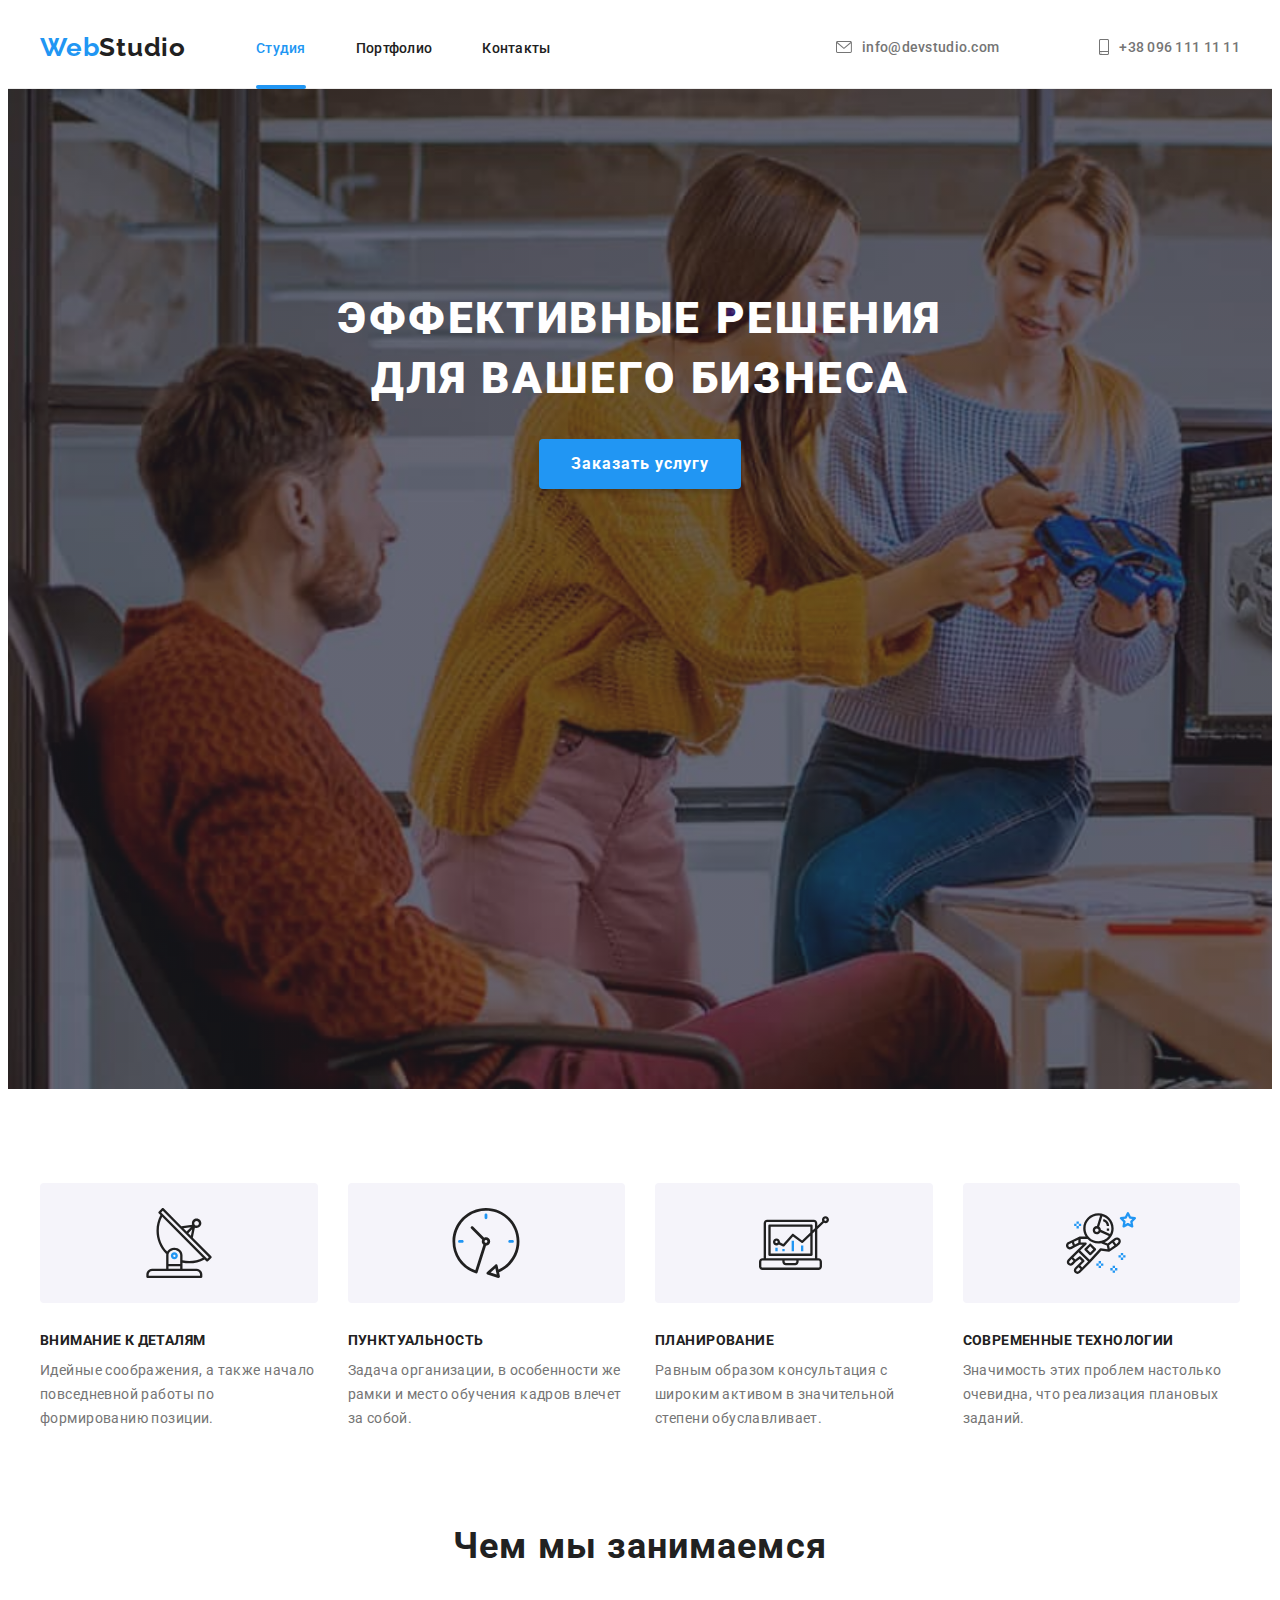
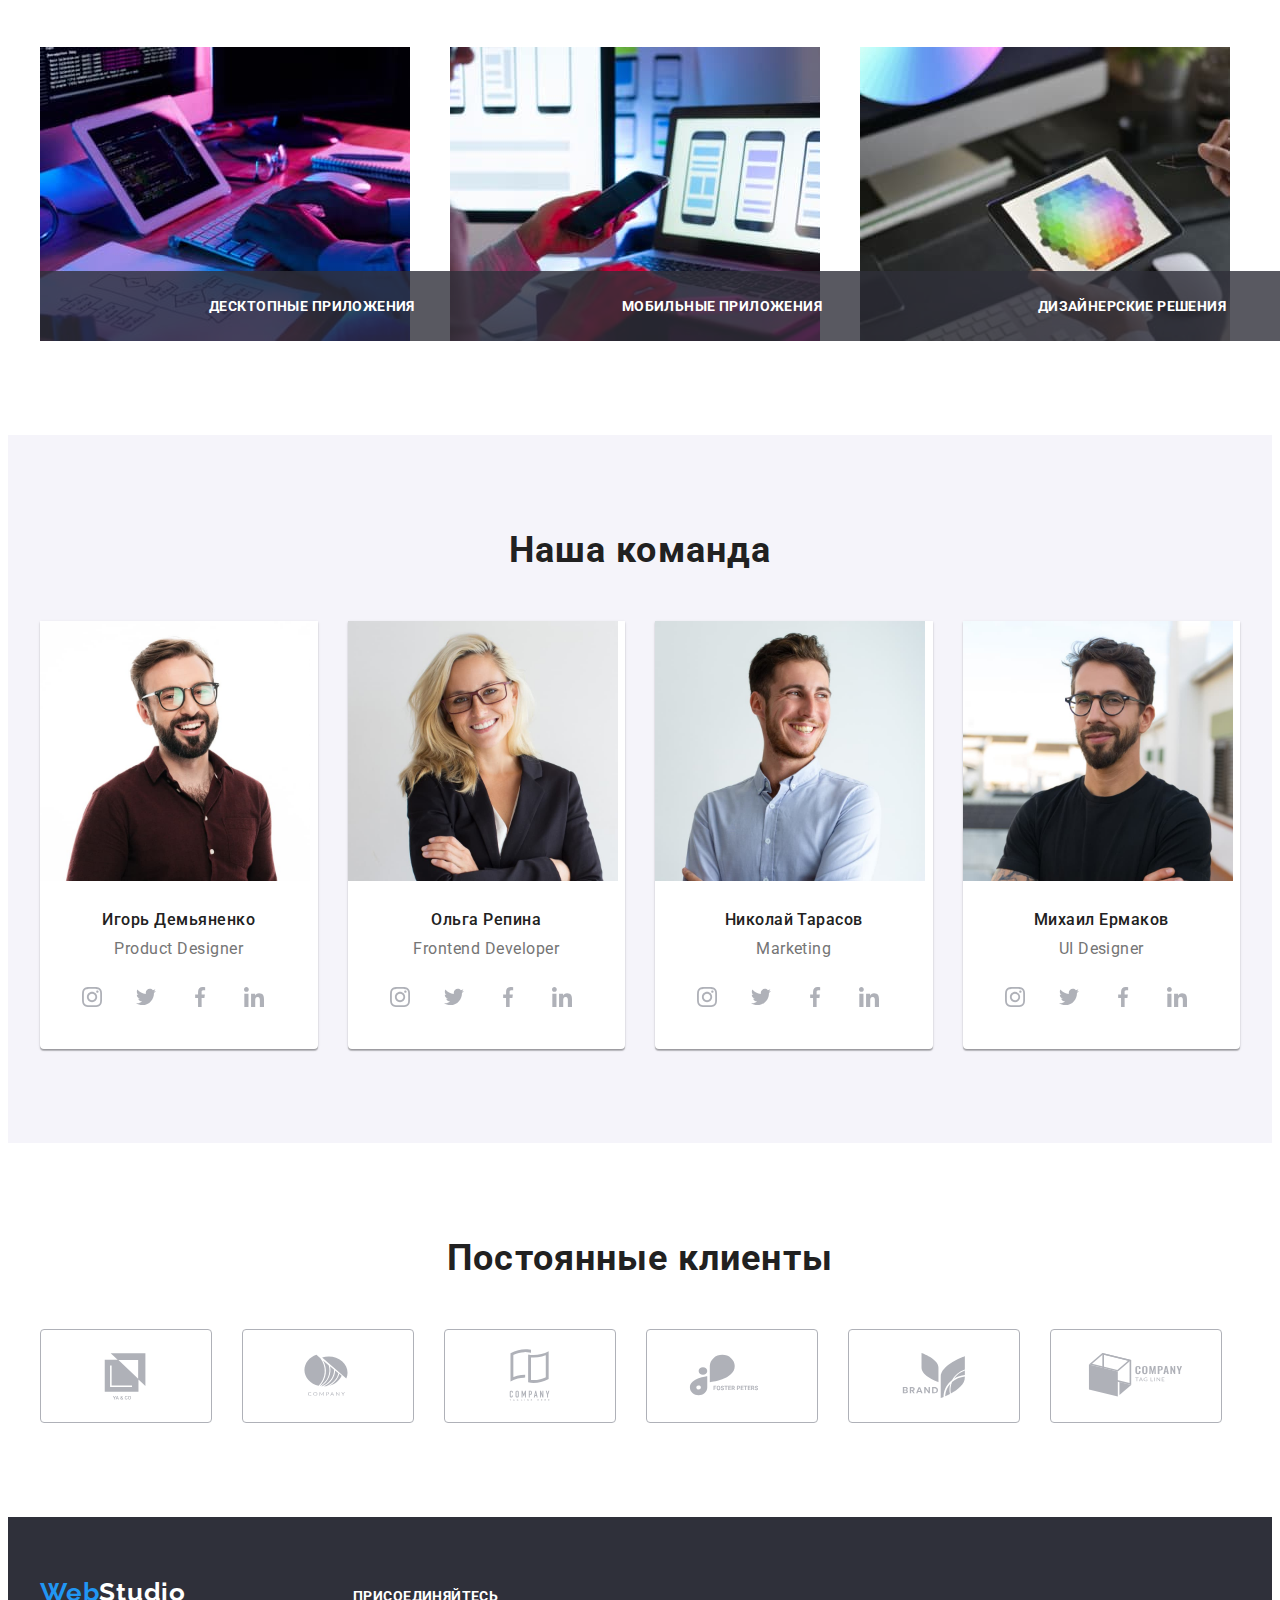
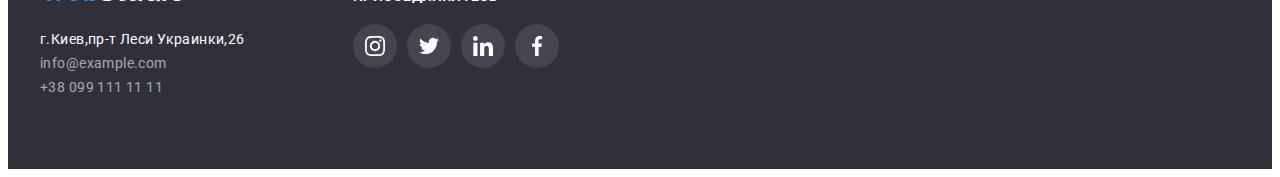
<file: index.html>
<!DOCTYPE html>
<html lang="en">
<head>
    <meta charset="UTF-8">
    <meta http-equiv="X-UA-Compatible" content="IE=edge">
    <meta name="viewport" content="width=device-width, initial-scale=1.0">
    <title>Document</title>
    <link
    rel="stylesheet"
    href="https://cdnjs.cloudflare.com/ajax/libs/animate.css/4.1.1/animate.min.css"
  />
    <link rel="stylesheet" href="https://cdnjs.cloudflare.com/ajax/libs/modern-normalize/1.0.0/modern-normalize.min.css" integrity="sha512-ISS7cAi1PEhQ8jnbJpJZMd29NlhNj4AWYyLOSp2CE/CsHxTCu+r+t0D2yoJudVrd0/8fTVPUVDzY5Tvli75u/g==" crossorigin="anonymous" referrerpolicy="no-referrer" />
    <link rel="preconnect" href="https://fonts.gstatic.com">
    <link href="https://fonts.googleapis.com/css2?family=Raleway:wght@700&family=Roboto:wght@400;500;700;900&display=swap" rel="stylesheet">
    <link rel="stylesheet" href="./css/styles.css">
</head>
<body>
    <!-----------------------HEADER------------------------->
    <header class="header">
        <div class="container header-container">
            <nav class="nav">
                <a class="logo-link link" href="index.html" lang="en"><span class="logo-item">Web</span>Studio</a>
                <ul class="nav-list list">
                    <li class="nav-item"><a class="nav-link item link" href="index.html" lang="ru">Студия</a></li>
                    <li class="nav-item"><a class="nav-link current link" href="./portfolio.html" lang="ru">Портфолио</a></li>
                    <li class="nav-item"><a class="nav-link link" href="#" lang="ru">Контакты</a></li>
                </ul>
            </nav>
                <ul class="contact-list list">
                    <li class="contact-item">
                        <a class="contact-link link" href="mailto:info@devstudio.com">
                            <svg class="contact-link-envelope">
                                <use href="./images/sprite.svg#icon-envelope"></use>
                            </svg>
                            info@devstudio.com
                        </a>
                    </li>
                    <li class="contact-item">
                     <a class="contact-link link" href="tel:+380961111111">
                         <svg  class="contact-link-phone">
                        <use href="./images/sprite.svg#icon-smartphone"></use>
                        </svg>
                        +38 096 111 11 11</a>
                    </li>
                </ul>
        </div>
    </header>
    <main>
        <!----------------------------HERO------------------>
        <section class="hero overlay">
            <div class="container">
                <h1 class="hero-title">Эффективные решения </br> для вашего бизнеса</h1>
                <button class="hero-modal-btn" type="button" data-modal-open>Заказать услугу</button>
            </div>
        </section>

        <!--------------Description----------------------->
        <section class="desc">
            <h2 class="visually-hidden">Особенности</h2>
            <div class="container">
                <ul class="desc-list list">
                    <li class="desc-list-item">
                        <div class="desc-list-icon">
                        <svg width="70" height="70" class="desc-icon">
                        <use href="./images/sprite.svg#icon-antenna"></use>
                        </svg>
                        </div>
                        <h3 class="desc-list-title">Внимание к деталям</h3>
                        <p class="desc-list-suptitle">Идейные соображения, а также начало повседневной работы по формированию позиции.</p>
                    </li>
                    <li class="desc-list-item">
                        <div class="desc-list-icon">
                            <svg width="70" height="70" class="desc-icon">
                            <use href="./images/sprite.svg#icon-clock"></use>
                            </svg>
                            </div>
                        <h3 class="desc-list-title">Пунктуальность</h3>
                        <p class="desc-list-suptitle">Задача организации, в особенности же рамки и место обучения кадров влечет за собой.</p>
                    </li>   
                    <li class="desc-list-item">
                        <div class="desc-list-icon">
                            <svg width="70" height="70" class="desc-icon">
                            <use href="./images/sprite.svg#icon-diagram"></use>
                            </svg>
                            </div>
                        <h3 class="desc-list-title">Планирование</h3>
                        <p class="desc-list-suptitle">Равным образом консультация с широким активом в значительной степени обуславливает.</p>
                    </li>
                    <li class="desc-list-item">
                        <div class="desc-list-icon">
                            <svg width="70" height="70" class="desc-icon">
                            <use href="./images/sprite.svg#icon-astronaut"></use>
                            </svg>
                            </div>
                        <h3 class="desc-list-title">Современные технологии</h3>
                        <p class="desc-list-suptitle">Значимость этих проблем настолько очевидна, что реализация плановых заданий.</p>
                    </li>
                </ul>
            </div>
        </section>
        <!------------------Gallery----------------------------->
        <section class="picture">
            <div class="picture-desc container">
                <h2 class="picture-title"lang="ru">Чем мы занимаемся</h2>
                <ul class="picture-list-gallery flex list">
                    <li class="picture-list-item">
                        <img class="picture-img-list-img" src="./images/занятия/box1.jpg" alt="набор текста на компьютере" width="370" height="294">
                    <p class="picture-title-p">Десктопные приложения</p>
                    </li>
                    <li class="picture-list-item">
                        <img class="picture-img-list-img" src="./images/занятия/box2.jpg" alt="робота за ноутбуком" width="370" height="294">                  
                    <p class="picture-title-p">Мобильные приложения</p>
                    </li>
                    <li class="picture-list-item">
                        <img class="picture-img-list-img" src="./images/занятия/box3.jpg" alt="робота на планшете" width="370" height="294">
                   <p class="picture-title-p">Дизайнерские решения</p>
                    </li>
                </ul>
            </div>
        </section>
        <!-------------------Teams---------------------------->
        <section class="team">
            <div class="container">
                <h2 class="team-title">Наша команда</h2>
                <ul class="team-img-list list">
                    <li class="team-img-list-item">
                     <img class="team-img-list-img" src="./images/team/демьяненко.jpg " alt="Продуктолог" width="270" height="260">
                        <div class="team-img-list-content">
                            <h3 class="team-title-list-name">Игорь Демьяненко</h3>
                            <p class="team-title-list-desc">Product Designer</p>
                            <ul class="social-list list">
                            <li class="social-list-item">
                                <a href=""class="social-list-link link">
                                <svg class="social-list-icon">
                                <use href="./images/sprite.svg#icon-instagram"></use>
                                </svg>
                                </a>
                            </li>
                            <li class="social-list-item">
                                <a href=""class="social-list-link link">
                                <svg class="social-list-icon">
                                <use href="./images/sprite.svg#icon-twitter"></use>
                                </svg>
                                </a>
                            </li>
                            <li class="social-list-item">
                                <a href=""class="social-list-link link">
                                <svg class="social-list-icon">
                                <use href="./images/sprite.svg#icon-facebook"></use>
                                </svg>
                                </a>
                            </li>
                            <li class="social-list-item">
                                <a href=""class="social-list-link link">
                                <svg class="social-list-icon">
                                <use href="./images/sprite.svg#icon-linkedin"></use>
                                </svg>
                                </a>
                            </li>
                            </ul>
                        </div>
                    </li>
                    <li class="team-img-list-item"> 
                        <img  class="team-img-list-img"src="./images/team/репина.jpg" alt="Разработчик" width="270" height="260">
                        <div class="team-img-list-content">
                            <h3 class="team-title-list-name">Ольга Репина</h3>
                            <p class="team-title-list-desc">Frontend Developer</p>
                            <ul class="social-list list">
                                <li class="social-list-item">
                                    <a href=""class="social-list-link link">
                                    <svg class="social-list-icon">
                                    <use href="./images/sprite.svg#icon-instagram"></use>
                                    </svg>
                                    </a>
                                </li>
                                <li class="social-list-item">
                                    <a href=""class="social-list-link link">
                                    <svg class="social-list-icon">
                                    <use href="./images/sprite.svg#icon-twitter"></use>
                                    </svg>
                                    </a>
                                </li>
                                <li class="social-list-item">
                                    <a href=""class="social-list-link link">
                                    <svg class="social-list-icon">
                                    <use href="./images/sprite.svg#icon-facebook"></use>
                                    </svg>
                                    </a>
                                </li>
                                <li class="social-list-item">
                                    <a href=""class="social-list-link link">
                                    <svg class="social-list-icon">
                                    <use href="./images/sprite.svg#icon-linkedin"></use>
                                    </svg>
                                    </a>
                                </li>
                                </ul>
                        </div>
                    </li>
                    <li class="team-img-list-item">
                        <img src="./images/team/тарасов.jpg" alt="Маркетинг" width="270" height="260">
                        <div class="team-img-list-content">
                            <h3 class="team-title-list-name">Николай Тарасов</h3>
                            <p class="team-title-list-desc">Marketing</p>
                            <ul class="social-list list">
                                <li class="social-list-item">
                                    <a href=""class="social-list-link link">
                                    <svg class="social-list-icon">
                                    <use href="./images/sprite.svg#icon-instagram"></use>
                                    </svg>
                                    </a>
                                </li>
                                <li class="social-list-item">
                                    <a href=""class="social-list-link link">
                                    <svg class="social-list-icon">
                                    <use href="./images/sprite.svg#icon-twitter"></use>
                                    </svg>
                                    </a>
                                </li>
                                <li class="social-list-item">
                                    <a href=""class="social-list-link link">
                                    <svg class="social-list-icon">
                                    <use href="./images/sprite.svg#icon-facebook"></use>
                                    </svg>
                                    </a>
                                </li>
                                <li class="social-list-item">
                                    <a href=""class="social-list-link link">
                                    <svg class="social-list-icon">
                                    <use href="./images/sprite.svg#icon-linkedin"></use>
                                    </svg>
                                    </a>
                                </li>
                                </ul>
                        </div>
                    </li>
                    <li class="team-img-list-item">
                        <img src="./images/team/ермаков.jpg" alt="Проэктировщик" width="270" height="260">
                        <div class="team-img-list-content">
                            <h3 class="team-title-list-name">Михаил Ермаков</h3>
                            <p class="team-title-list-desc">UI Designer</p>
                            <ul class="social-list list">
                                <li class="social-list-item">
                                    <a href=""class="social-list-link link">
                                    <svg class="social-list-icon">
                                    <use href="./images/sprite.svg#icon-instagram"></use>
                                    </svg>
                                    </a>
                                </li>
                                <li class="social-list-item">
                                    <a href=""class="social-list-link link">
                                    <svg class="social-list-icon">
                                    <use href="./images/sprite.svg#icon-twitter"></use>
                                    </svg>
                                    </a>
                                </li>
                                <li class="social-list-item">
                                    <a href=""class="social-list-link link">
                                    <svg class="social-list-icon">
                                    <use href="./images/sprite.svg#icon-facebook"></use>
                                    </svg>
                                    </a>
                                </li>
                                <li class="social-list-item">
                                    <a href=""class="social-list-link link">
                                    <svg class="social-list-icon">
                                    <use href="./images/sprite.svg#icon-linkedin"></use>
                                    </svg>
                                    </a>
                                </li>
                                </ul>
                        </div>
                    </li>
                </ul>
            </div>
        </section>
    

    <!-----------------Постоянные клиенты---------------->
    <section class="client-section section">
    <div class="client container">
    <h2 class="client-title">Постоянные клиенты</h2>
    <ul class="client-list list">
        <li class="client-item list">
            <a href class="client-logo">
            <svg class="client-logo-item">
            <use href="./images/sprite.svg#icon-logo-yako"></use>
            </svg>
            </a>
        </li>
        <li class="client-item list">
            <a href class="client-logo">
            <svg class="client-logo-item">
            <use href="./images/sprite.svg#icon-logo-book"></use>
            </svg>
            </a>
        </li>
        <li class="client-item list">
            <a href class="client-logo">
            <svg class="client-logo-item">
            <use href="./images/sprite.svg#icon-logo-company"></use>
            </svg>
            </a>
        </li>
        <li class="client-item list">
            <a href class="client-logo">
            <svg class="client-logo-item">
            <use href="./images/sprite.svg#icon-logo-foster"></use>
            </svg>
            </a>
        </li>
        <li class="client-item list">
            <a href class="client-logo">
            <svg class="client-logo-item">
            <use href="./images/sprite.svg#icon-logo-brend"></use>
            </svg>
            </a>
        </li>
        <li class="client-item list">
            <a href class="client-logo">
            <svg class="client-logo-item">
            <use href="./images/sprite.svg#icon-logo-tagline"></use>
            </svg>
            </a>
        </li>
    </ul>
    </div>
    </section>
    </main>
    <!-------------------Footer---------------------------->
    <footer class="footer">
        <div class="container flex">
            <div class="footer-address">
            <a class="logo-link logo-link-footer link" href="index.html" lang="en"><span class="logo-item">Web</span><span class="logo-item-link">Studio</span></a>
                <address class="address">
                    <ul class="address-list list">
                        <li class="address-item"><a class="address-link link" href="https://goo.gl/maps/ciwLgG6RqP7wu5hy9" target="_blank" rel="noopener noreferrer">г.Киев,пр-т Леси Украинки,26</a>
                        <li class="address-item"><a class="address-contact-link link" href="mailto:info@example.com">info@example.com</a></li>
                        <li class="address-item"><a class="address-contact-link link" href="tel:+380991111111">+38 099 111 11 11</a></li>
                    </ul>
                </address>
            </div>
            <div class="footer-list">
                <h3 class="footer-title">присоединяйтесь</h3>
                <ul class="footer-social-list flex list">
                    <li class="footer-social-item">
                        <a href class="footer-social-icon link">
                            <svg class="footer-social-item-icon">
                                <use href="./images/sprite.svg#icon-instagram"></use>
                            </svg>
                        </a>
                    </li>
                    <li class="footer-social-item">
                        <a href class="footer-social-icon link">
                            <svg class="footer-social-item-icon">
                                <use href="./images/sprite.svg#icon-twitter"></use>
                            </svg>
                        </a>
                    </li>
                    <li class="footer-social-item">
                        <a href class="footer-social-icon link">
                            <svg class="footer-social-item-icon">
                                <use href="./images/sprite.svg#icon-linkedin"></use>
                            </svg>
                        </a>
                    </li>
                    <li class="footer-social-item">
                        <a href class="footer-social-icon link">
                            <svg class="footer-social-item-icon">
                                <use href="./images/sprite.svg#icon-facebook"></use>
                            </svg>
                        </a>
                    </li>

                </ul>
            </div>
        </div>
    </footer>
    <div class="backdrop is-hidden" data-modal>
        <div class="modal">
        <button class="modal-btn" data-modal-close type="button">
            <svg class="modal-icon">
                <use href="./images/close-icon.svg#icon-close-button">
                </use>
            </svg>
        </button>
        </div>
    </div>
    <script src="./js/modal.js"></script>
</body>
</html>
</file>
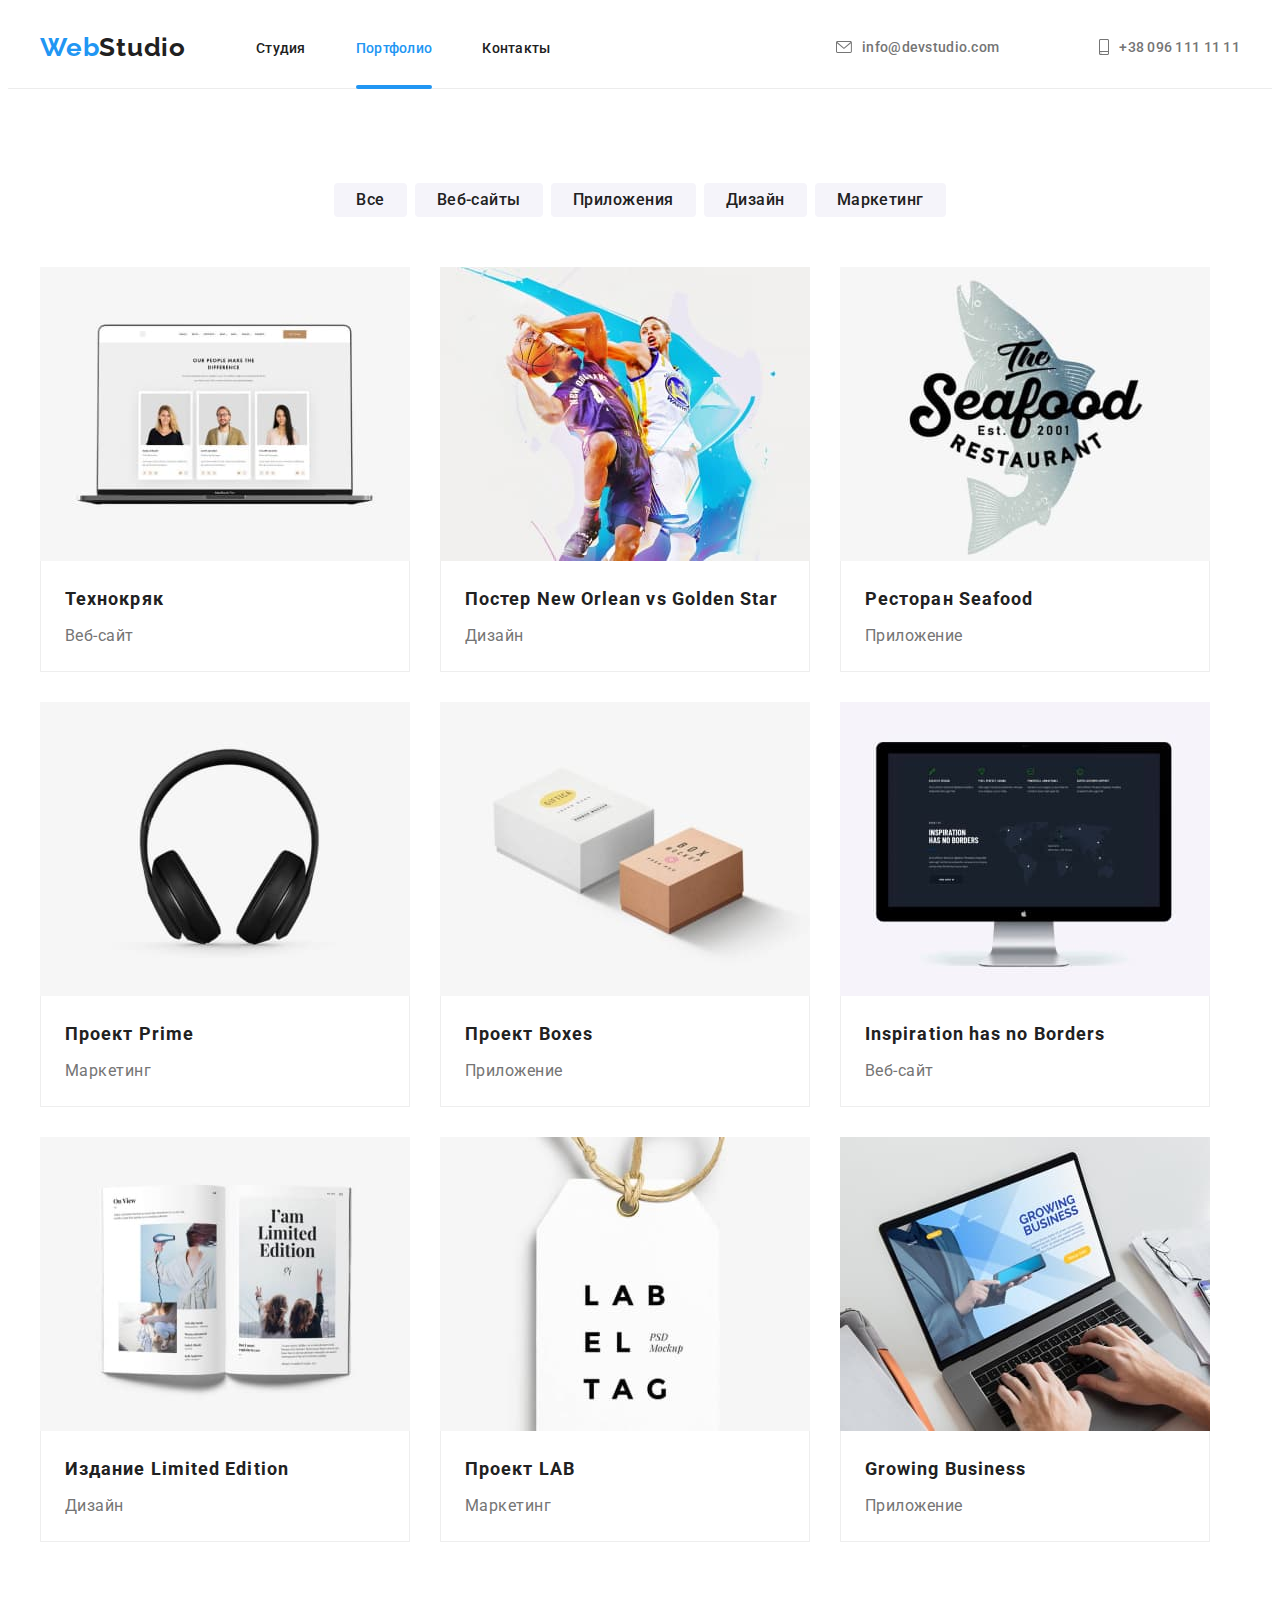
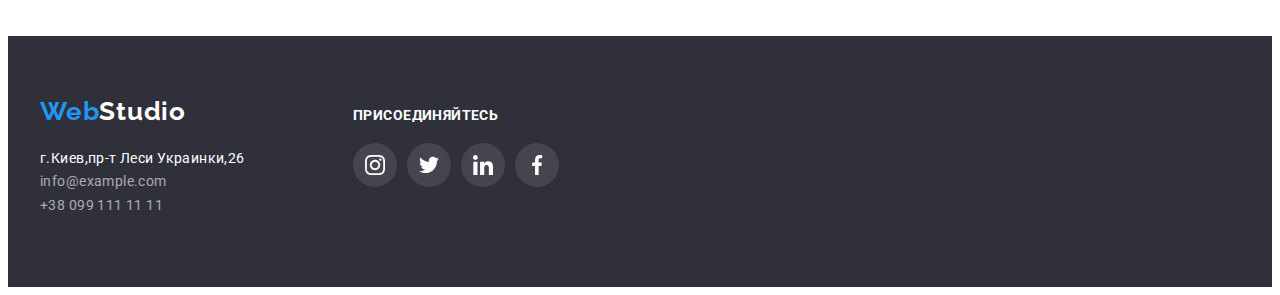
<file: portfolio.html>
<!DOCTYPE html>
<html lang="en">
<head>
    <meta charset="UTF-8">
    <meta http-equiv="X-UA-Compatible" content="IE=edge">
    <meta name="viewport" content="width=device-width, initial-scale=1.0">
    <title>Portfolio</title>
    <link rel="stylesheet" href="https://cdnjs.cloudflare.com/ajax/libs/modern-normalize/1.0.0/modern-normalize.min.css" integrity="sha512-ISS7cAi1PEhQ8jnbJpJZMd29NlhNj4AWYyLOSp2CE/CsHxTCu+r+t0D2yoJudVrd0/8fTVPUVDzY5Tvli75u/g==" crossorigin="anonymous" referrerpolicy="no-referrer" />
    <link rel="preconnect" href="https://fonts.gstatic.com">
    <link href="https://fonts.googleapis.com/css2?family=Raleway:wght@700&family=Roboto:wght@400;500;700;900&display=swap" rel="stylesheet">
    <link rel="stylesheet" href="./css/styles.css">
</head>
<!--------------------Header-------------------------->
<body>
    <header class="header">
      <div class="container header-container">
        <nav class="nav">
            <a class="logo-link link" href="./index.html" lang="en"><span class="logo-item">Web</span>Studio</a>
            <ul class="nav-list list">
                <li class="nav-item"><a class="nav-link link" href="./index.html" lang="ru">Студия</a></li>
                <li class="nav-item"><a class="nav-link current-item link" href="./portfolio.html" lang="ru">Портфолио</a></li>
                <li class="nav-item"><a class="nav-link link" href="#" lang="ru">Контакты</a></li>
            </ul>
        </nav>
            <ul class="contact-list list">
                <li class="contact-item"><a class="contact-link link" href="mailto:info@devstudio.com">
                <svg class="contact-link-envelope">
                                <use href="./images/sprite.svg#icon-envelope"></use>
                            </svg>
                info@devstudio.com</a>
                </li>
                <li class="contact-item"><a class="contact-link link" href="tel:+380961111111">
                 <svg  class="contact-link-phone">
                        <use href="./images/sprite.svg#icon-smartphone"></use>
                </svg>
                +38 096 111 11 11</a></li>
            </ul>
      </div>
    </header>
    <!-------------------Main section--------------------->
    <main>
        <section class="main">
          <div class="container">
            <h1 class="hidden-title">Портфолио</h1>
            <h2 class="hidden-title">Фильтры</h2>
            <ul class="main-buttons flex list">
                <li class="main-button"><button class="button" type="button">Все</button></li>
                <li class="main-button"><button class="button" type="button">Веб-сайты</button></li>
                <li class="main-button"><button class="button" type="button">Приложения</button></li>
                <li class="main-button"><button class="button" type="button">Дизайн</button></li>
                <li class="main-button"><button class="button" type="button">Маркетинг</button></li>
            </ul>
     <!----------------------Portfolio-------------------------->       
            <h1 class="visually-hidden">Наши работы</h1>
                <ul class="portfolio-section flex list">
                   <li class="picture-item">
                      <a class="picture-list link" href="portfolio.html">
                       <div class="picture-list-wrapper">
                        <img src="./images/портфолио/img.jpg" alt="ноутбук с изображением" width="370" height="294">
                        <p class="overlay-portfolio">Технокряк это современная площадка распространения коронавируса. Компании используют эту платформу для цифрового шпионажа и атак на защищённые сервера конкурентов.Технокряк это современная площадка распространения коронавируса. Компании используют эту платформу для цифрового шпионажа и атак на защищённые сервера конкурентов.Технокряк это современная площадка распространения коронавируса. Компании используют эту платформу для цифрового шпионажа и атак на защищённые сервера конкурентов.Технокряк это современная площадка распространения коронавируса. Компании используют эту платформу для цифрового шпионажа и атак на защищённые сервера конкурентов.Технокряк это современная площадка распространения коронавируса. Компании используют эту платформу для цифрового шпионажа и атак на защищённые сервера конкурентов.Технокряк это современная площадка распространения коронавируса. Компании используют эту платформу для цифрового шпионажа и атак на защищённые сервера конкурентов.
                            Технокряк это современная площадка распространения коронавируса. Компании используют эту платформу для цифрового шпионажа и атак на защищённые сервера конкурентов.
                        </p>
                    </div>
                       <div class="picture-content">
                          <h2 class="desc-item-title">Технокряк</h2>
                          <p class="desc-item-suptitle">Веб-сайт</p>
                        </div>
                     </a>
                    </li>
                    <li class="picture-item list">
                      <a class="picture-list link" href="portfolio.html">
                        <div class="picture-list-wrapper">
                        <img src="./images/портфолио/img-1.jpg" alt="играют в баскетбол" width="370" height="294">
                        <p class="overlay-portfolio">Технокряк это современная площадка распространения коронавируса. Компании используют эту платформу для цифрового шпионажа и атак на защищённые сервера конкурентов.Технокряк это современная площадка распространения коронавируса. Компании используют эту платформу для цифрового шпионажа и атак на защищённые сервера конкурентов.Технокряк это современная площадка распространения коронавируса. Компании используют эту платформу для цифрового шпионажа и атак на защищённые сервера конкурентов.Технокряк это современная площадка распространения коронавируса. Компании используют эту платформу для цифрового шпионажа и атак на защищённые сервера конкурентов.Технокряк это современная площадка распространения коронавируса. Компании используют эту платформу для цифрового шпионажа и атак на защищённые сервера конкурентов.Технокряк это современная площадка распространения коронавируса. Компании используют эту платформу для цифрового шпионажа и атак на защищённые сервера конкурентов.
                        </p>
                    </div>
                        <div class="picture-content">
                          <h2 class="desc-item-title">Постер New Orlean vs Golden Star</h2>
                          <p class="desc-item-suptitle">Дизайн</p>
                        </div> 
                      </a>
                    </li>
                  <li class="picture-item list">
                    <a class="picture-list link" href="portfolio.html">
                        <div class="picture-list-wrapper">
                        <img src="./images/портфолио/img-2.jpg" alt="рыба на логотипе"  width="370" height="294">
                        <p class="overlay-portfolio">Технокряк это современная площадка распространения коронавируса. Компании используют эту платформу для цифрового шпионажа и атак на защищённые сервера конкурентов.Технокряк это современная площадка распространения коронавируса. Компании используют эту платформу для цифрового шпионажа и атак на защищённые сервера конкурентов.Технокряк это современная площадка распространения коронавируса. Компании используют эту платформу для цифрового шпионажа и атак на защищённые сервера конкурентов.Технокряк это современная площадка распространения коронавируса. Компании используют эту платформу для цифрового шпионажа и атак на защищённые сервера конкурентов.Технокряк это современная площадка распространения коронавируса. Компании используют эту платформу для цифрового шпионажа и атак на защищённые сервера конкурентов.Технокряк это современная площадка распространения коронавируса. Компании используют эту платформу для цифрового шпионажа и атак на защищённые сервера конкурентов.
                        </p>
                        </div>
                        <div class="picture-content">
                        <h2 class="desc-item-title">Ресторан Seafood</h2>
                        <p class="desc-item-suptitle">Приложение</p>
                      </div>
                    </a>
                  </li>
                 <li class="picture-item list"> 
                    <a class="picture-list link" href="portfolio.html">
                        <div class="picture-list-wrapper">
                        <img src="./images/портфолио/img-3.jpg" alt="наушники"width="370" height="294">
                        <p class="overlay-portfolio">Технокряк это современная площадка распространения коронавируса. Компании используют эту платформу для цифрового шпионажа и атак на защищённые сервера конкурентов.Технокряк это современная площадка распространения коронавируса. Компании используют эту платформу для цифрового шпионажа и атак на защищённые сервера конкурентов.Технокряк это современная площадка распространения коронавируса. Компании используют эту платформу для цифрового шпионажа и атак на защищённые сервера конкурентов.Технокряк это современная площадка распространения коронавируса. Компании используют эту платформу для цифрового шпионажа и атак на защищённые сервера конкурентов.Технокряк это современная площадка распространения коронавируса. Компании используют эту платформу для цифрового шпионажа и атак на защищённые сервера конкурентов.Технокряк это современная площадка распространения коронавируса. Компании используют эту платформу для цифрового шпионажа и атак на защищённые сервера конкурентов.
                        </p>
                        </div>
                        <div class="picture-content">
                        <h2 class="desc-item-title">Проект Prime</h2>
                        <p class="desc-item-suptitle">Маркетинг</p>
                      </div>
                    </a>
                 </li>
                  <li class="picture-item list">
                    <a class="picture-list link" href="portfolio.html">
                        <div class="picture-list-wrapper">
                        <img src="./images/портфолио/img-4.jpg" alt="две коробочки"width="370" height="294">
                        <p class="overlay-portfolio">Технокряк это современная площадка распространения коронавируса. Компании используют эту платформу для цифрового шпионажа и атак на защищённые сервера конкурентов.Технокряк это современная площадка распространения коронавируса. Компании используют эту платформу для цифрового шпионажа и атак на защищённые сервера конкурентов.Технокряк это современная площадка распространения коронавируса. Компании используют эту платформу для цифрового шпионажа и атак на защищённые сервера конкурентов.Технокряк это современная площадка распространения коронавируса. Компании используют эту платформу для цифрового шпионажа и атак на защищённые сервера конкурентов.Технокряк это современная площадка распространения коронавируса. Компании используют эту платформу для цифрового шпионажа и атак на защищённые сервера конкурентов.Технокряк это современная площадка распространения коронавируса. Компании используют эту платформу для цифрового шпионажа и атак на защищённые сервера конкурентов.
                        </p>
                        </div>
                        <div class="picture-content">
                        <h2 class="desc-item-title">Проект Boxes</h2>
                        <p class="desc-item-suptitle">Приложение</p>
                      </div>
                      </a>
                 </li>
                  <li class="picture-item list">
                    <a class="picture-list link" href="portfolio.html">
                        <div class="picture-list-wrapper">
                        <img src="./images/портфолио/img-5.jpg" alt="компьютер с изображением"width="370" height="294">
                        <p class="overlay-portfolio">Технокряк это современная площадка распространения коронавируса. Компании используют эту платформу для цифрового шпионажа и атак на защищённые сервера конкурентов.Технокряк это современная площадка распространения коронавируса. Компании используют эту платформу для цифрового шпионажа и атак на защищённые сервера конкурентов.Технокряк это современная площадка распространения коронавируса. Компании используют эту платформу для цифрового шпионажа и атак на защищённые сервера конкурентов.Технокряк это современная площадка распространения коронавируса. Компании используют эту платформу для цифрового шпионажа и атак на защищённые сервера конкурентов.Технокряк это современная площадка распространения коронавируса. Компании используют эту платформу для цифрового шпионажа и атак на защищённые сервера конкурентов.Технокряк это современная площадка распространения коронавируса. Компании используют эту платформу для цифрового шпионажа и атак на защищённые сервера конкурентов.
                        </p>
                        </div>
                        <div class="picture-content">
                        <h2 class="desc-item-title">Inspiration has no Borders</h2>
                        <p class="desc-item-suptitle">Веб-сайт</p>
                      </div>
                    </a>
                 </li>
                 <li class="picture-item list">
                    <a class="picture-list link" href="portfolio.html">
                        <div class="picture-list-wrapper">
                        <img src="./images/портфолио/img-6.jpg" alt="страница журнала с картинками"width="370" height="294">
                        <p class="overlay-portfolio">Технокряк это современная площадка распространения коронавируса. Компании используют эту платформу для цифрового шпионажа и атак на защищённые сервера конкурентов.Технокряк это современная площадка распространения коронавируса. Компании используют эту платформу для цифрового шпионажа и атак на защищённые сервера конкурентов.Технокряк это современная площадка распространения коронавируса. Компании используют эту платформу для цифрового шпионажа и атак на защищённые сервера конкурентов.Технокряк это современная площадка распространения коронавируса. Компании используют эту платформу для цифрового шпионажа и атак на защищённые сервера конкурентов.Технокряк это современная площадка распространения коронавируса. Компании используют эту платформу для цифрового шпионажа и атак на защищённые сервера конкурентов.Технокряк это современная площадка распространения коронавируса. Компании используют эту платформу для цифрового шпионажа и атак на защищённые сервера конкурентов.
                        </p>
                        </div>
                        <div class="picture-content">
                        <h2 class="desc-item-title">Издание Limited Edition</h2>
                        <p class="desc-item-suptitle">Дизайн</p>
                      </div>
                    </a>
                 </li>
                  <li class="picture-item list">
                   <a class="picture-list link" href="portfolio.html">
                    <div class="picture-list-wrapper">
                    <img src="./images/портфолио/img-7.jpg" alt="бирка с надписью"width="370" height="294">
                    <p class="overlay-portfolio">Технокряк это современная площадка распространения коронавируса. Компании используют эту платформу для цифрового шпионажа и атак на защищённые сервера конкурентов.Технокряк это современная площадка распространения коронавируса. Компании используют эту платформу для цифрового шпионажа и атак на защищённые сервера конкурентов.Технокряк это современная площадка распространения коронавируса. Компании используют эту платформу для цифрового шпионажа и атак на защищённые сервера конкурентов.Технокряк это современная площадка распространения коронавируса. Компании используют эту платформу для цифрового шпионажа и атак на защищённые сервера конкурентов.Технокряк это современная площадка распространения коронавируса. Компании используют эту платформу для цифрового шпионажа и атак на защищённые сервера конкурентов.Технокряк это современная площадка распространения коронавируса. Компании используют эту платформу для цифрового шпионажа и атак на защищённые сервера конкурентов.
                    </p>
                    </div>
                    <div class="picture-content">
                        <h2 class="desc-item-title">Проект LAB</h2>
                        <p class="desc-item-suptitle">Маркетинг</p>
                      </div>
                    </a>
                 </li>
                  <li class="picture-item list">
                   <a class="picture-list link" href="portfolio.html">
                    <div class="picture-list-wrapper">
                    <img src="./images/портфолио/img-8.jpg" alt="робота за ноубуком"width="370" height="294">
                    <p class="overlay-portfolio">Технокряк это современная площадка распространения коронавируса. Компании используют эту платформу для цифрового шпионажа и атак на защищённые сервера конкурентов.Технокряк это современная площадка распространения коронавируса. Компании используют эту платформу для цифрового шпионажа и атак на защищённые сервера конкурентов.Технокряк это современная площадка распространения коронавируса. Компании используют эту платформу для цифрового шпионажа и атак на защищённые сервера конкурентов.Технокряк это современная площадка распространения коронавируса. Компании используют эту платформу для цифрового шпионажа и атак на защищённые сервера конкурентов.Технокряк это современная площадка распространения коронавируса. Компании используют эту платформу для цифрового шпионажа и атак на защищённые сервера конкурентов.Технокряк это современная площадка распространения коронавируса. Компании используют эту платформу для цифрового шпионажа и атак на защищённые сервера конкурентов.
                    </p>
                    </div>
                    <div class="picture-content">
                        <h2 class="desc-item-title">Growing Business</h2>
                        <p class="desc-item-suptitle">Приложение</p>
                      </div>
                    </a>
                 </li> 
               </ul>
            
          </div>
        </section>
    </main>
    <!-------------Footer-------------------------------->
    <footer class="footer">
      <div class="container flex">
        <div class="footer-address">
            <a class="logo-link logo-link-footer link" href="index.html" lang="en"><span class="logo-item">Web</span><span class="logo-item-link">Studio</span></a>
              <address class="address">
                  <ul class="address-list list">
                      <li class="address-item"><a class="address-link  link" href="https://goo.gl/maps/ciwLgG6RqP7wu5hy9" target="_blank" rel="noopener noreferrer"> г.Киев,пр-т Леси Украинки,26</a>
                      <li class="address-item"><a class="address-contact-link link" href="mailto:info@example.com">info@example.com</a></li>
                      <li class="address-item"><a class="address-contact-link link" href="tel:+380991111111">+38 099 111 11 11</a></li>
                  </ul>
              </address>
        </div>
         <div class="footer-list">
                <h3 class="footer-title">присоединяйтесь</h3>
                <ul class="footer-social-list flex list">
                    <li class="footer-social-item">
                        <a href class="footer-social-icon link">
                            <svg class="footer-social-item-icon">
                                <use href="./images/sprite.svg#icon-instagram"></use>
                            </svg>
                        </a>
                    </li>
                    <li class="footer-social-item">
                        <a href class="footer-social-icon link">
                            <svg class="footer-social-item-icon">
                                <use href="./images/sprite.svg#icon-twitter"></use>
                            </svg>
                        </a>
                    </li>
                    <li class="footer-social-item">
                        <a href class="footer-social-icon link">
                            <svg class="footer-social-item-icon">
                                <use href="./images/sprite.svg#icon-linkedin"></use>
                            </svg>
                        </a>
                    </li>
                    <li class="footer-social-item">
                        <a href class="footer-social-icon link">
                            <svg class="footer-social-item-icon">
                                <use href="./images/sprite.svg#icon-facebook"></use>
                            </svg>
                        </a>
                    </li>
                </ul>
      </div>
    </footer>
</body>
</html>
</file>
<file: css/styles.css>
:root {
    --main-font: 'Roboto', sans-serif; 
    --secondary-font:'Raleway', sans-serif;
    --accent-color: #2196F3; 
    --secondary-color: #212121;
    --hero-background-color: #2F303A;
    --text-color: #757575;
    --text-decoration-color: #FFFFFF;
    --hero-button-color: #ECECEC;
   }
   
   h1,
   h2,
   h3,
   h4,
   h5,
   h6,
   p,
   ul,
   li{
    margin-top: 0;
    margin-bottom: 0;
    padding-left: 0;
    
}

   img{
    display: block;
 }
   
.container{
    width: 1200px;
    padding-left: 15px;
    padding-right: 15px;
    margin-left: auto;
    margin-right: auto;
 }

.flex{
    display: flex;
    align-items: baseline;
    flex-wrap: wrap;
}
   /*------Шрифты--------*/
body{
    font-family: var(--main-font);
}

.list {
    list-style: none;
}
   
.link {
    text-decoration: none;
}

.section{
    padding-top: 94px;
    padding-bottom: 94px;
}
   
   /*=====================Header===================================*/
 
.header{
    width: 100%;
    border-bottom: 1px solid var(--hero-button-color);
    background: var(--text-decoration-color);
    padding-top: 24px;
    padding-bottom: 25px;
}
   
.header-container{
    display: flex;
    align-items: center;
    justify-content: space-between;
}

   /*---------Логотип-- WebStudio-----------------*/
.logo-link{
   font-family: var(--secondary-font);
   font-weight: 700;
   font-size: 26px;
   line-height: 1.19;
   letter-spacing: 0.03em;
   color: var(--secondary-color); 
   display: inline-block;
   margin-right: 70px;
}
   
.logo-item {
   color: var(--accent-color);
}

.item{
    position: relative;
    color: var(--accent-color);
}
.item::after{
    content: '';
    position: absolute;
    width: 100%;
    height: 4px;
    top: 77px;
    left: 0px;
    border-radius: 2px;
    background-color: var(--accent-color);
}
 /*Навигационный лист*/
      
.nav{
    display: flex;
    align-items: center;
}
  
.nav-list{
    display: flex;
    align-items: center;
    list-style: none;
    padding: 0;
    margin-left: auto;
}
.nav-item:not(:last-child){
    margin-right: 50px;
}

.nav-link.item{
    color: var(--accent-color);
}

.nav-link{
   padding-top: 32px;
   padding-bottom: 32px;
   font-family: inherit;
   font-weight: 500;
   font-size: 14px;
   line-height: 1.14;
   letter-spacing: 0.02em;
   color: var(--secondary-color);
   transition-property: color;
    transition-duration: 250ms;
    transition-timing-function: cubic-bezier(0.4, 0, 0.2, 1);
}
   
   /*Придаем ссылкам элемент hover и focus */
   .nav-link:hover,
   .nav-link:focus{
   color: var(--accent-color);
   }


.current{
    color: var(--secondary-color);
}

   /*Контакты заголовка*/
.contact-list{
    display: flex;
    align-items: center;
    margin-left: auto;
}

.contact-link {
   font-weight: 500;
   font-size: 14px;
   line-height: 1.15;
   letter-spacing: 0.02em;
   color: var(--text-color);
   display: flex;
   align-items: center;
   margin-left: 50px;
   transition-property: color;
    transition-duration: 250ms;
    transition-timing-function: cubic-bezier(0.4, 0, 0.2, 1);
}

/*.contact-link{
    color: var(--text-color);
}*/

.contact-item:not(:last-child){
    margin-right: 50px;
    justify-content: space-between;
}

.contact-item{
    display: inline;
}
      
.contact-link:hover,
.contact-link:focus{
   color: var(--accent-color);
}
.contact-link-envelope{
    display: inline-block;
    width: 16px;
    height: 12px;
    /*fill:var(--text-color);*/
    margin-right: 10px;
    cursor: pointer;
    fill: currentcolor;
}

.contact-link-phone{
    width: 10px;
    height: 16px;
    fill: currentcolor;
    cursor: pointer;
    margin-right: 10px;


    

}
   /*====================The end header======================*/
   
   /*-----------------------HERO----------------------*/
/*добавление фона---*/
/*.overlay{
    height: 600px;
   /* left: 0px;
    top: 80px;*/
  /* background: #C4C4C4;
    /*background-image: url(../images/icons/imgheader.jpg);*/
   /* background-repeat: no-repeat;
    /*background-position: center;*/
   
    /* background-image: linear-gradient(rgba(47, 48, 58, 0.4), 
    rgba(47, 48, 58, 0.4)),
    url(../images/icons/Imgheader.jpg);
    background-size: cover;
}*/


   /*Эффективные решения для вашего бизнеса*/
   .hero{
    max-width: 1600px;
    padding-top: 200px;
    padding-bottom: 200px;
    background-color:var(--hero-background-color);
    margin: 0 auto;

    height: 600px;
    background: #C4C4C4;
    background-repeat: no-repeat;
    background-image: linear-gradient(rgba(47, 48, 58, 0.4), 
    rgba(47, 48, 58, 0.4)),
    url(../images/icons/Imgheader.jpg);
    background-size: cover;
   }

   .section-box{
    display: flex;
   }

.hero .container{
    text-align: center;
   }

   .hero-title{
   font-family: inherit;
   font-weight: 900;
   font-size: 44px;
   line-height: 1.36;
   letter-spacing: 0.06em;
   text-align: center;
   text-transform: uppercase;
   color:var(--text-decoration-color);
   margin: 0 auto 30px;
   max-width: 696px;
   }

   /*Кнопка заказать услугу*/
.hero-modal-btn{
    box-shadow: 0px 4px 4px rgba(0, 0, 0, 0.15);
    border: transparent;
    border-radius: 4px;
    font-family: inherit;
    font-weight: 700;
    font-size: 16px;
    line-height: 1.87;
    letter-spacing: 0.06em;
    color:var(--text-decoration-color);
    background:var(--accent-color);
    cursor: pointer;
    display: inline-block;
    padding: 10px 32px;
    transition-property: background-color, box-shadow;
    transition-duration: 1150ms;
    transition-timing-function: cubic-bezier(0.4, 0, 0.2, 1);
}
   
.modal-btn:hover,
.modal-btn:focus{
   color:var(--text-decoration-color);
   background: var(--accent-color);
}
   
   /*-----------Description--------------------*/
  
   /*Особенности*/
.desc{
padding-top: 94px;
padding-bottom: 47px;
}

.visually-hidden{
    position: absolute;
    width: 1px;
    height: 1px;
    margin: -1px;
    border: 0;
    padding: 0;
    white-space: nowrap;
    clip-path: inset(100%);
    clip: rect(0 0 0 0);
    overflow: hidden;
}

.desc-list{
    display: flex;
    padding-bottom: 0;
    margin-left: -30px;
    margin-top: -30px;
}

.desc-list-item{
    flex-basis: calc((100% - 120px) / 4);
    margin-left: 30px;
    margin-top: 30px;
    padding-left: 0; 
}

.desc-list-title{
   font-weight: 700;
   font-size: 14px;
   line-height: 1.14;
   letter-spacing: 0.03em;
   text-transform: uppercase;
   color: var(--secondary-color);
   margin-bottom: 10px;
   display: block;
}
   
.desc-list-suptitle{
   font-family: inherit;
   font-weight: 400;
   font-size: 14px;
   line-height: 1.71;
   letter-spacing: 0.03em;
   color: var(--text-color);
}
  
.desc-list-icon{
    display: flex;
    align-items: center;
    justify-content: center;
    height: 120px;
  border-radius: 4px;
  margin-bottom: 30px;
   background: #F5F4FA;
}
.desc-item-suptitle{
    display: block;
}
/*-----------Gallery-------------------*/
.picture{
    text-align: center;
    padding-top: 47px;
    padding-bottom: 94px;
}
.picture-list-gallery{
   /* display: flex;
    flex-wrap: wrap;*/
    align-items: flex-start;
    margin-left: -30px;
}
.picture-title{
   font-family:inherit;
   font-weight: 700;
   font-size: 36px;
   line-height: 1.17;
   letter-spacing: 0.03em;
   color: var(--secondary-color);
   margin-bottom: 50px;
   }

.picture-list-item{
    margin-left: 30px;
    margin-top: 30px;
    position: relative;
    width: calc((100% - 90px) / 3);
}

.picture-title-p{
    position: absolute;
    width: 100%;
    bottom: 0;
    padding:27px 82px;
    font-weight: 700;
    font-size: 14px;
    line-height: 1.15;
    text-align: center;
    letter-spacing: 0.03em;
    text-transform: uppercase;
    color:var(--text-decoration-color);
    background-color: rgba(47, 48, 58, 0.8);
}

   /*----------------TEAM---------------*/
   .team{
    padding-top: 94px;
    padding-bottom: 94px;
    text-align: center;
    background-color: #F5F4FA;
}

.team-img-list{
    display: flex;
    align-items: flex-start;
    margin-left: -30px;
    margin-top: -30px;
}

.team-img-list-item{
    flex-basis: calc((100% - 120px) / 4);
    margin-left: 30px;
    margin-top: 30px;
    background: var(--text-decoration-color);
    box-shadow: 0px 1px 3px rgba(0, 0, 0, 0.12), 0px 1px 1px rgba(0, 0, 0, 0.14), 0px 2px 1px rgba(0, 0, 0, 0.2);
    border-radius: 0px 0px 4px 4px;
}

.team-title{
    font-family:inherit;
    font-weight: 700;
    font-size: 36px;
    line-height: 1.17;
    text-align: center;
    letter-spacing: 0.03em;
    color: var(--secondary-color);
    background: #F5F4FA;
    margin-bottom: 50px;
}

.team-title-list-name{
   font-family: inherit;
   font-weight: 500;
   font-size: 16px;
   line-height: 1.18;
   letter-spacing: 0.03em;
   color:var(--secondary-color);
   margin-bottom: 10px;
}
   
.team-title-list-desc {
   font-family:inherit;
   font-weight: 400;
   font-size: 16px;
   line-height: 1.18;
   letter-spacing: 0.03em;
   color: var(--text-color);
   margin-bottom: 16px;
}

.team-img-list-content{
    padding: 30px;
}
.social-list{
    align-items: center;
    display: flex;
}
.social-list-item:not(:last-child){
    margin-right: 10px;
}
.social-list-icon{
    width: 20px;
    height: 20px;
}
.social-list-link:hover,
.social-list-link:focus{
    background: var(--accent-color);
    fill: var(--text-decoration-color);
}

/*.social-list-item{
border-radius: 50%;
}*/
.social-list-link{
display: flex;
justify-content: center;
align-items: center;
width: 44px;
height: 44px;
background-color: transparent;
 fill: #afb1b8;
 border-radius: 50%;
 transition-property: fill, background-color;
    transition-duration: 250ms;
    transition-timing-function: cubic-bezier(0.4, 0, 0.2, 1);
}
   /*------------End Hero----------------*/
  /*-------------Постоянные клиенты---------------*/
 .client-section{
    background-color: var(--text-decoration-color);
 }
 
  .client-title{
font-family:inherit;
font-weight: 700;
font-size: 36px;
line-height: 1.17;
text-align: center;
letter-spacing: 0.03em;
color: var(--secondary-color);
margin-bottom: 50px;
}

  .client-logo-item{
width: 106px;
height: 60px;
}

.client-list{
display: flex;
}

.client-logo{
    display: flex;
    justify-content: center;
    align-items: center;
    width: 170px;
    height: 92px;
    border: 1px solid #afb1b8;
    border-radius: 4px;
    fill: #afb1b8;
    transition-property: fill, border-color;
    transition-duration: 1250ms;
    transition-timing-function: cubic-bezier(0.4, 0, 0.2, 1);
}

.client-logo:hover,
.client-logo:focus{
    border-color: var(--accent-color);
    fill: var(--accent-color);
}

.client-item{
    display: block;
}

.client-item:not(:last-child){
 margin-right: 30px;
}



   /*-----------------Footer---------*/
.footer{
   background: #2F303A;
   padding-top: 60px;
   padding-bottom: 60px;
  /* align-items: baseline;*/
 }

.logo-link-footer{
    font-family: 'Raleway', sans-serif;
    font-weight: 700;
    font-size: 26px;
    line-height: 1.19;
    letter-spacing: 0.03em;
    color: var(--accent-color);
}

.logo-item-link{
   color:var(--text-decoration-color);
}
   
.address{
   font-family: inherit;
   font-style: normal;
   font-weight: 400;
   font-size: 14px;
   line-height: 1.71;
   color:var(--text-decoration-color);
   letter-spacing: 0.03em;
   margin-top: 20px;
 }

.address-item{
    margin-bottom: 9px;
    display: inline-block;
}
.address-item:not(:last-child){
    margin-bottom: 0;
}

.address-link{
    font-family: inherit;
    font-style: normal;
    font-size: 14px;
    line-height: 1.71;
    letter-spacing: 0.03em;
    color:var(--text-decoration-color);
}

.address-contact-link{
    font-family: inherit;
    font-style: normal;
    font-weight: normal;
    font-size: 14px;
    line-height: 1.71;
    letter-spacing: 0.03em;
    color: rgba(255, 255, 255, 0.6);
    transition-property: color;
    transition-duration: 250ms;
    transition-timing-function: cubic-bezier(0.4, 0, 0.2, 1);
}

.address-contact-link:hover,
.address-contact-link:focus{
    color: var(--accent-color);
}

.footer-title{
margin-bottom: 20px;
font-size: 14px;
line-height: 1.15;
letter-spacing: 0.03em;
color:var(--text-decoration-color);
text-transform: uppercase;
}

.footer-list{
    /*justify-content: center;*/
    align-items: center;
    margin-left: 73px;
   /* background: rgba(255, 255, 255, 0.1);*/
    /*fill: var( --text-decoration-color);*/
}


.footer-social-item:not(:last-child){
margin-right: 10px;
}

.footer-social-icon{
display: flex;
justify-content: center;
align-items: center;
width: 44px;
height: 44px;
/*fill: #afb1b8;*/
 border-radius: 50%;
 fill: var(--text-decoration-color);
 background: rgba(255, 255, 255, 0.1);
 /*background-color: transparent;*/
    transition-property: background-color;
    transition-duration: 250ms;
    transition-timing-function: cubic-bezier(0.4, 0, 0.2, 1);
}

.footer-social-icon:hover,
.footer-social-icon:focus{
   /* fill: var(--text-decoration-color);*/
background: var(--accent-color);
}

.footer-social-item-icon{
    width: 20px;
    height: 20px;
}

.footer-address{
    max-width: 240px;
}
.address-link{
    font-style: normal;
    color: var(--text-decoration-color);
    transition-property: color;
    transition-duration: 250ms;
    transition-timing-function: cubic-bezier(0.4, 0, 0.2, 1);
}
.address-link:hover,
.address-link:focus{
    color: var(--accent-color);
}

.footer-social-list{
    border-radius:50%;
}
   /*==================Footer=================*/
   

   /*----------------Portfolio-------------*/
   /*Кнопки*/
.current-item{
    position: relative;
    color: var(--accent-color);
}

.current-item::after{
    content: '';
    position: absolute;
    width: 100%;
    height: 4px;
    top: 77px;
    left: 0px;
    border-radius: 2px;
    background-color: var(--accent-color);
}

.main{
    padding-top: 94px;
    padding-bottom: 94px;
}

.button{
    font-family: inherit;
    font-weight: 500;
    font-size: 16px;
    line-height: 1.62;
    letter-spacing: 0.03em;
    color:var(--secondary-color);
    background-color: #f5f4fa;
    text-align: center;
    cursor: pointer;
    display: inline-block;
    border: transparent;
    border-radius: 4px;
    padding-top: 4px;
    padding-bottom: 4px;
    padding-left: 22px;
    padding-right: 22px;
    transition-property: color, background-color, box-shadow;
    transition-duration: 250ms;
    transition-timing-function: cubic-bezier(0.4, 0, 0.2, 1);
}

.button:hover,
.button:focus{
    color:var(--text-decoration-color);
    background:var(--accent-color);
    box-shadow: 0px 3px 1px rgb(0 0 0 / 10%), 0px 1px 2px rgb(0 0 0 / 8%), 0px 2px 2px rgb(0 0 0 / 12%);
}
 
.current-item{
color:var(--accent-color);
}
   
.main-buttons{
    justify-content: center;
    flex-wrap: wrap;
    margin-bottom: 50px;
    margin-top: -8px;
    margin-left: -8px;
}

.main-button{
margin-top: 8px;
margin-left: 8px;
}

.portfolio-section{
    flex-wrap: wrap;
    align-items: flex-start;
    margin-top: -30px;
    margin-left: -30px; 
}

/*.picture-list{
    width: calc((100% - 90px) / 3);
    margin-top: 30px;
    margin-left: 30px;
}*/

.picture-item{
    margin-top: 30px;
    margin-left: 30px;
}

.picture-item:hover,
.picture-item:focus{
box-shadow: 0px 1px 1px rgba(0, 0, 0, 0.12), 0px 4px 4px rgba(0, 0, 0, 0.06), 1px 4px 6px rgba(0, 0, 0, 0.16);
}

.picture-list{
/*width: calc((100% - 90px) / 3);*/
display: block;
transition-property: box-shadow;
transition-duration: 250ms;
transition-timing-function: cubic-bezier(0.4, 0, 0.2, 1);
}
.picture-content{
    padding: 20px 20px;
    padding-left: 24px;
    padding-right: 24px;
    border-right: 1px solid #EEEEEE;
    border-bottom: 1px solid #EEEEEE;
    border-left: 1px solid #EEEEEE;
}
  
.desc-item-title{
   font-family: inherit;
   font-weight: 700;
   font-size: 18px;
   line-height: 2;
   letter-spacing: 0.06em;
   color:var(--secondary-color);
   margin-bottom: 4px;
}

.desc-item-suptitle{
   font-family: inherit;
   font-weight: 400;
   font-size: 16px;
   line-height: 1.87;
   letter-spacing: 0.03em;
   color: var(--text-color);
}

.picture-list-wrapper{
    position: relative;
    overflow: hidden;
}
.overlay-portfolio{
    position: absolute;
    width: 100%;
    height: 100%;
    left: 0;
    top: 0;
    padding: 63px 24px;
    color: #FFFFFF;
    background: rgba(33, 150, 243, 0.9);
    overflow: auto;
    
    font-weight: 400;
    font-size: 18px;
    line-height: 1.56;
    /* or 156% */

    letter-spacing: 0.03em;
    color: #FFFFFF;
    transition-property: color, background-color, box-shadow;
    transition-duration: 250ms;
    transition-timing-function: cubic-bezier(0.4, 0, 0.2, 1);
    transition-property: transform;
    transform: translateY(100%);
   /* transition: transform 250ms linear;*/

}

.picture-list:hover .overlay-portfolio,
.picture-list:focus .overlay-portfolio{
transform: translateY(0%);
}

.hidden-title{
    position: absolute;
    width: 1px;
    height: 1px;
    margin: -1px;
    border: 0;
    padding: 0;
    white-space: nowrap;
    clip-path: inset(100%);
    clip: rect(0 0 0 0);
    overflow: hidden;
}
.main-button:hover,
.main-button:focus{
    color: var(--text-color-white);
    background-color: var(--button-active-bcgr-color);
    box-shadow: 0px 3px 1px rgb(0 0 0 / 10%), 0px 1px 2px rgb(0 0 0 / 8%), 0px 2px 2px rgb(0 0 0 / 12%);
}

   /*=========================End=================*/
   /*------------Модальное окно----------------*/
   .is-hidden{
    opacity: 0;
    visibility: hidden;
    pointer-events: none;
   }

   .backdrop{
    position: fixed;
    top: 0;
    left: 0;
    width: 100vw;
    height: 100vh;
    z-index: 100;
    background-color: rgba(0, 0, 0, 0.2);
    transition-property: opacity, visibility;
    transition-duration: 250ms;
    transition-timing-function: cubic-bezier(0.4, 0, 0.2, 1);
   }

  .modal{
    position: absolute;
    transform: translate(-50%, -50%);
    top: 50%;
    left: 50%;
    width: 528px;
    height: 580px;
    background-color: #ffffff;
    box-shadow: 0px 1px 3px rgb(0 0 0 / 12%), 0px 1px 1px rgb(0 0 0 / 14%), 0px 2px 1px rgb(0 0 0 / 20%);
    border-radius: 4px;
}  
.modal-icon{
    width: 18px;
    height: 18px;
}
   .modal-btn{
    display: flex;
    align-items: center;
    justify-content: center;
    padding: 0;
    width: 30px;
    height: 30px;
    position: absolute;
    top: 8px;
    right: 8px;
    cursor: pointer;
    background: #ffffff;
    border: 1px solid rgba(0, 0, 0, 0.1);
    border-radius: 50%;
}
</file>
